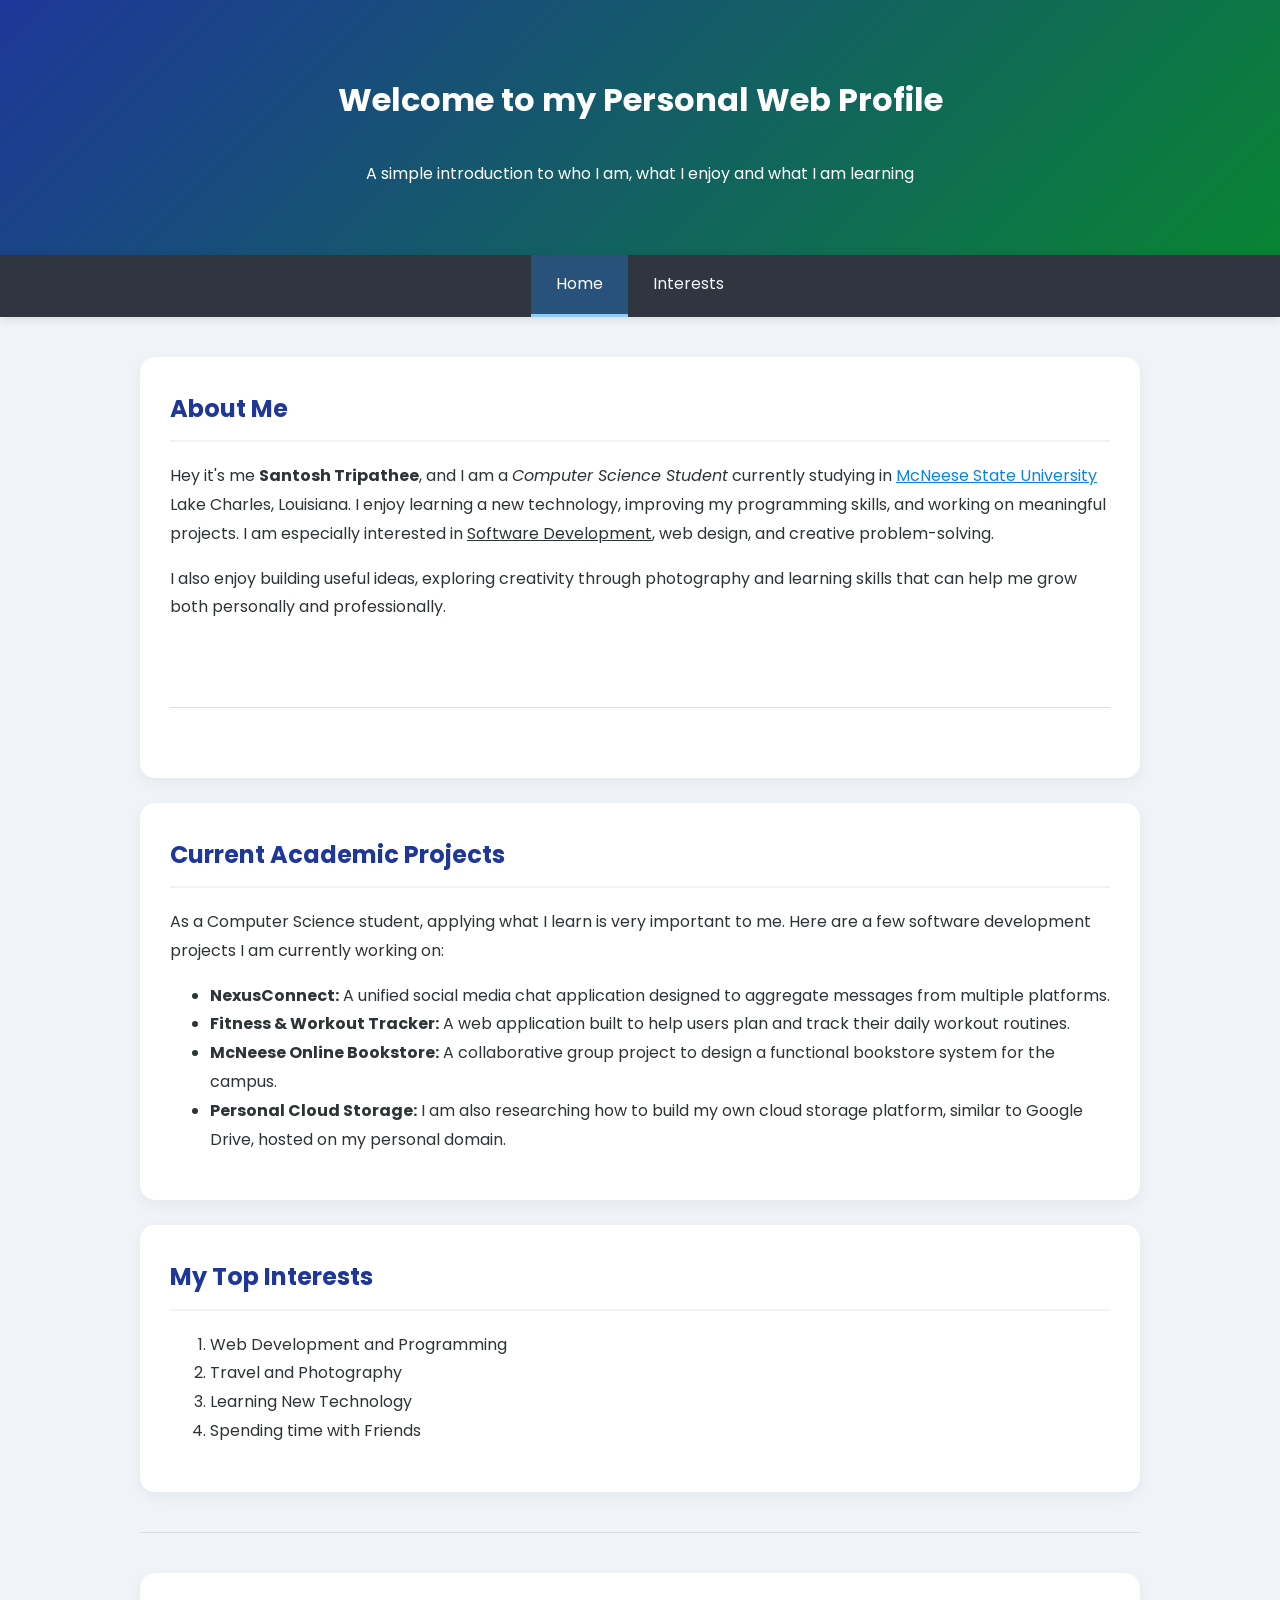
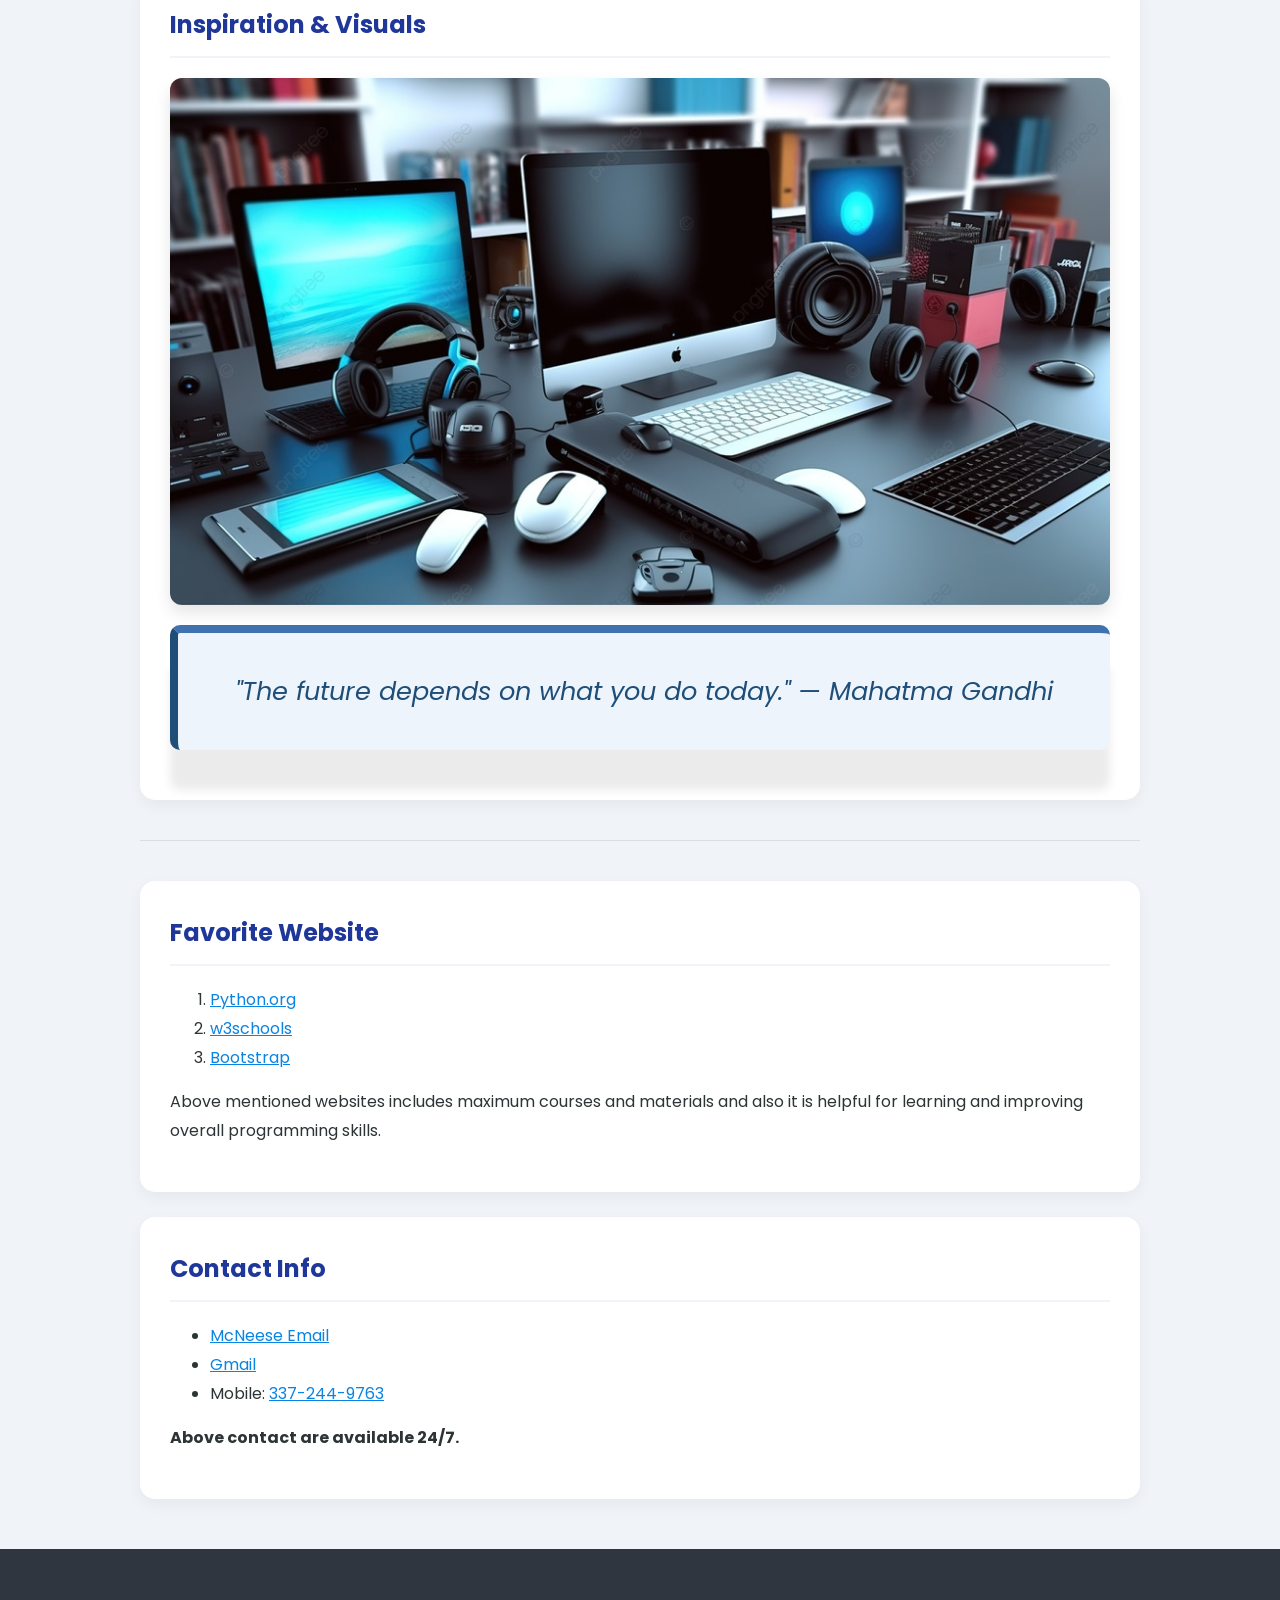
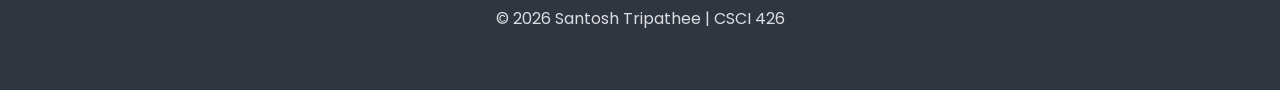
<file: index.html>
<!DOCTYPE html>
<html lang="en">
<head>
    <!--Head Section-->
    <meta charset="UTF-8">
    <meta name="viewport" content="width=device-width, initial-scale=1.0">
    <meta name="author" content="Santosh Tripathee">
    <meta name="keywords" content="Computer Science Student, HTML, Python, Louisiana, Web Development">
    <meta name="description" content="Personal web profile for CSCI 426 Assignment 1.">

    <title> Santosh Tripathee | Personal Web Profile</title>

    <link rel="stylesheet" href="style.css">
</head>
<body>

    <!--Header Section-->
    <header class="site-header">
        <h1> Welcome to my Personal Web Profile</h1>
        <p>A simple introduction to who I am, what I enjoy and what I am learning</p>
    </header>
    
    <!--Navigation Menu-->
    <nav class="navbar">
        <ul>
            <li><a href="index.html" class="active">Home</a></li>
            <li><a href="interests.html">Interests</a></li>
        </ul>
    </nav>

    <!--Main Content-->
    <main>
        <!-- About Me Section-->

        <section id="about">
            <h2>About Me</h2>
            <p> 
                Hey it's me <b>Santosh Tripathee</b>, and I am a <i>Computer Science Student</i> currently studying in 
                <a href="https://www.mcneese.edu/" target="_blank">McNeese State University</a> Lake Charles, Louisiana.
                I enjoy learning a new technology, improving my programming skills, and working on meaningful projects.
                I am especially interested in <u>Software Development</u>, web design, and creative problem-solving.
            </p>

            <p>
                I also enjoy building useful ideas, exploring creativity through photography and learning 
                skills that can help me grow both personally and professionally.
            </p>

            <br>
            <hr>
        </section>

        <section id="projects">
            <h2>Current Academic Projects</h2>
            <p>
                As a Computer Science student, applying what I learn is very important to me. 
                Here are a few software development projects I am currently working on:
            </p>
            <ul>
                <li><b>NexusConnect:</b> A unified social media chat application designed to aggregate messages from multiple platforms.</li>
                <li><b>Fitness & Workout Tracker:</b> A web application built to help users plan and track their daily workout routines.</li>
                <li><b>McNeese Online Bookstore:</b> A collaborative group project to design a functional bookstore system for the campus.</li>
                <li><b>Personal Cloud Storage:</b> I am also researching how to build my own cloud storage platform, similar to Google Drive, hosted on my personal domain.</li>
            </ul>
        </section>

        <!-- Interest Section -->
         <section id="top-interests">
            <h2>My Top Interests</h2>
            <ol>
                <li>Web Development and Programming</li>
                <li>Travel and Photography </li>
                <li>Learning New Technology</li>
                <li>Spending time with Friends</li>
            </ol>
         </section>

         <hr>

         <!--Image Map and Quote Section-->
         <section id="inspiration">
            <h2>Inspiration &amp; Visuals</h2>

            <img src="workspace.jpg" 
                 alt="A placeholder image representing my interests in technology and creativity"
                 usemap="#profilemap"
                 class="main-image">


            <map name="profilemap">
                <area shape="rect" coords="62,118,316,271"  href="#about" alt="Go to About Me section">
                <area shape="rect" coords="361,82,614,271"  href="#top-interests" alt="Go to Top Interests section">
                <area shape="circle" coords="686,229,72" href="interests.html" alt="Go to Interests page">
            </map>
            
            <blockquote>
                <p>"The future depends on what you do today." &mdash; Mahatma Gandhi</p>
            </blockquote>
         </section>

         <hr>

         <!--Links Selection-->
         <section id="Favorite">
            <h2>Favorite Website</h2>
            <ol>
                <li><a href="https://www.python.org" target="_blank">Python.org</a></li>
                <li><a href="https://www.w3schools.com" target="_blank">w3schools</a></li>
                <li><a href="https://getbootstrap.com/" target="_blank">Bootstrap</a></li>
            </ol>
            <p>
                Above mentioned websites includes maximum courses and materials and also it is helpful for learning and improving overall programming skills.
            </p>
        </section>

        <!--Contact Section-->
        <section id="Contact">
            <h2>Contact Info</h2>

            <ul>
                <li><a href="mailto:stripathee@mcneese.edu">McNeese Email</a></li>
                <li><a href="mailto:santoshtri2054@gmail.com">Gmail</a></li>
                <li>Mobile: <a href="tel:3372449763">337-244-9763</a></li>
            </ul>    

            <p><b>Above contact are available 24/7.</b></p>

        </section>

         
    </main>

    <!--Footer Section-->
    <footer class="site-footer">
        <p>&copy; 2026 Santosh Tripathee | CSCI 426</p>
    </footer>

</body>

</html>
</file>
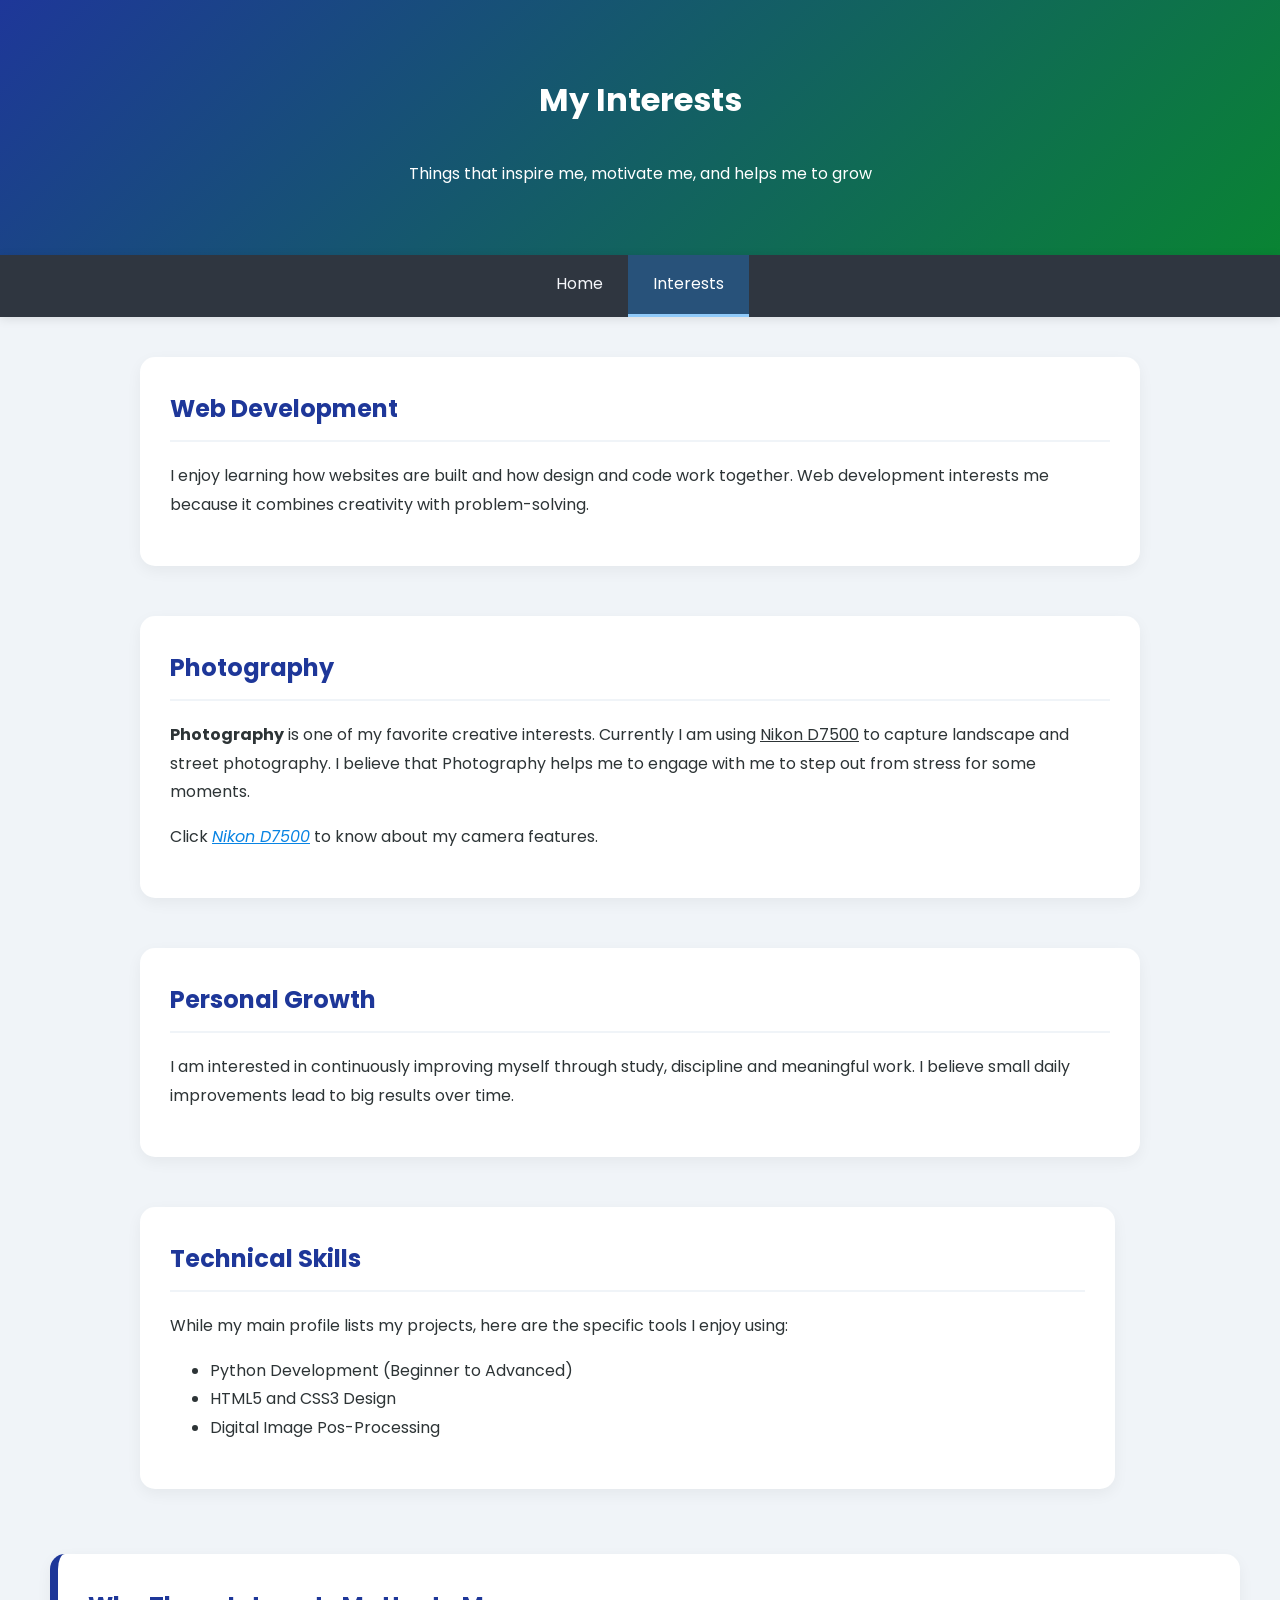
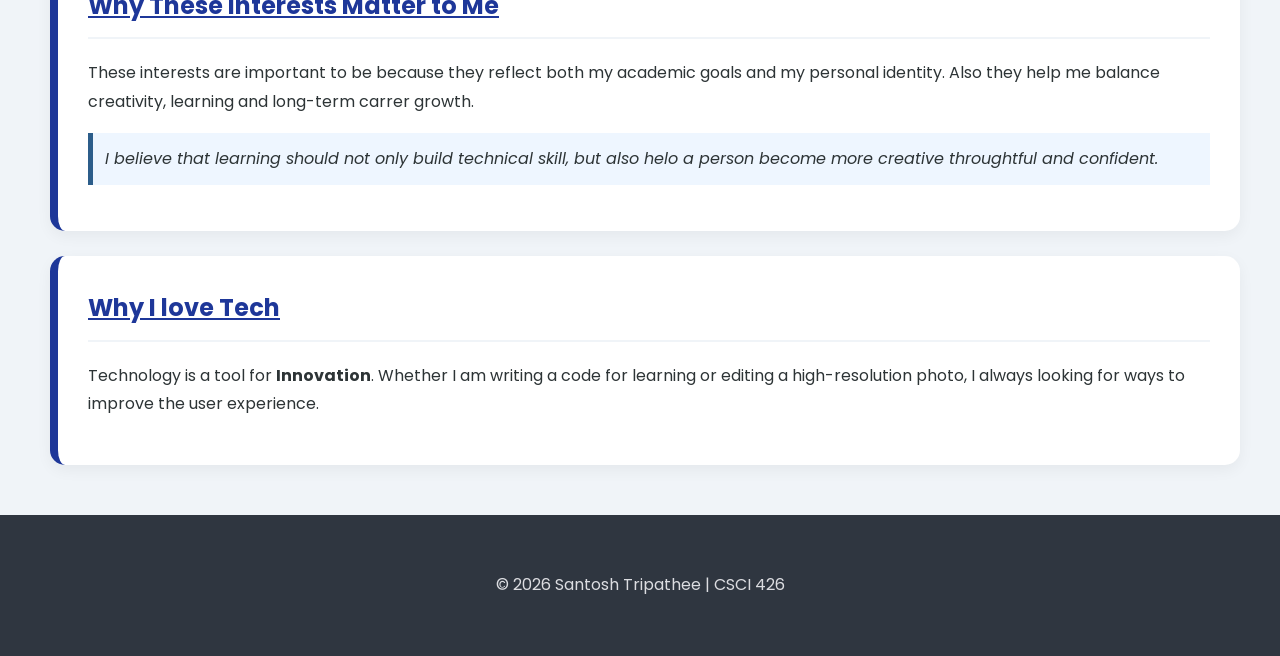
<file: interests.html>
<!DOCTYPE html>
<html lang="en">
 <head>
    <!--Head Section-->
    <meta charset="UTF-8">
    <meta name="viewport" content="width=device-width, initial-scale=1.0">
    <meta name="author" content="Santosh Tripathee">
    <meta name="keywords" content="Photography, Nikon D7500, Programming, Computer Science">
    <meta name="description" content="Detailed Interests of Santosh Tripathee">

    <title>Santosh Tripathee | Interests</title>
    <link rel="stylesheet" href="style.css">

    <!-- Embedded Style for this page only-->
     <style>
        .interest-note{
            background-color: #eef6ff;
            border-left: 5px solid #2c5d8a;
            padding: 12px;
            margin-top: 15px;
            font-style: italic;
        }
     </style>
 </head>
 <body>
    <!--Header Section-->
    <header class="site-header">
        <h1>My Interests</h1>
        <p>Things that inspire me, motivate me, and helps me to grow</p>
    </header>

    <!-- Navigation Menu-->
     <nav class="navbar">
        <ul>
            <li><a href="index.html">Home</a></li>
            <li><a href="interests.html" class="active">Interests</a></li>
        </ul>
        
     </nav>

    <!--Main Content-->
    <main class="content-container">
        <!--Interest cards Section-->
        <section class="card">
            <h2>Web Development</h2>
            <p>
                I enjoy learning how websites are built and how design and code work together.
                Web development interests me because it combines creativity with problem-solving.
            </p>
        </section>

        <section class="card">
            <h2>Photography</h2>
            <p>
                <b>Photography</b> is one of my favorite creative interests.
                Currently I am using <u>Nikon D7500</u> to capture landscape and street photography.
                I believe that Photography helps me to engage with me to step out from stress for some moments.
            </p>
            
            <p>
                Click
                <a href="https://www.nikonusa.com/p/d7500/1581/overview" target="_blank"><i>Nikon D7500</i></a>
                to know about my camera features.
            </p>
        </section>

        <section class="card">
            <h2>Personal Growth</h2>
            <p>
                I am interested in continuously improving myself through study, discipline and meaningful work. I believe small daily improvements lead to big results over time.
            </p>
        </section>

        <section class="card">
            <h2>Technical Skills</h2>
            <p>
                While my main profile lists my projects, here are the specific tools I enjoy using:
            </p>
            <ul>
                <li>Python Development (Beginner to Advanced)</li>
                <li>HTML5 and CSS3 Design</li>
                <li>Digital Image Pos-Processing</li>
            </ul>
        </section>
        <hr>
    </main>

    <!-- Special Highlight Section-->
     <section class="highlight-box">
        <h2><u>Why These Interests Matter to Me</u></h2>
        <p>
            These interests are important to be because they reflect both my academic goals and my personal identity.
            Also they help me balance creativity, learning and long-term carrer growth.
        </p>

        <p class="interest-note">
            I believe  that learning should not only build technical skill, but also helo a person become more creative
            throughtful and confident.
        </p>
     </section>

     <section class="highlight-box">
        <h2><u>Why I love Tech</u></h2>
        <p> Technology is a tool for <b>Innovation</b>. Whether I am writing a code for learning or editing a high-resolution photo, I always
            looking for ways to improve the user experience.
        </p>
     </section>

     <!--Footer Section-->
     <footer class="site-footer">
        <p>&copy; 2026 Santosh Tripathee | CSCI 426</p>
     </footer>

 </body>
</html>
</file>
<file: style.css>
/*  CSCI 426 - Assignment 1
    Aurthor: Santosh Tripathee
    Theme: Modern Tech-Creative Portfolio
*/


/* 1. Custom Typography */
@import url('https://fonts.googleapis.com/css2?family=Poppins:wght@300;400;600&display=swap');

html{
    scroll-behavior: smooth;
}

body {
    font-family: 'Poppins', sans-serif;
    background-color: #f0f4f8;  /*Cohesive light blue-grey */
    color: #2d3436;
    margin: 0;
    line-height: 1.8;
}

/* 2. Header with 3D box Shadow */
.site-header {
    background: linear-gradient(135deg, #1e3799, #098433);  /*Professional gradient */
    color: white;
    text-align: center;
    padding: 50px 20px;
    box-shadow: 0 10px 20px rgba(0, 0, 0, 0.15);
    margin-bottom: 0;
    overflow: hidden;
}

.site-header p {
    margin-top: 10px;
    font-size: 1rem;
    display: inline-block;
    white-space: nowrap;
    animation: smoothSlide 15s linear infinite;
}

@keyframes smoothSlide {
    0% {
         transform: translateX(30vw);
         opacity: 0;
    }
    15% {
        opacity: 1;
    }
    85% {
        opacity: 1;
    }
    100% {
        transform: translateX(-30vw);
        opacity: 0;
    }
}


/* 3. Navigation - Flexbox & Sticky */ 
nav, .navbar {
    background-color: #2f3640;
    position: sticky;
    top: 0;
    z-index: 1000;
    box-shadow: 0 2px 10px rgba(0, 0, 0, 0.1);
}

nav ul, .navbar ul {
    display: flex;
    justify-content: center;
    list-style: none;
    margin: 0;
    padding: 0;
}

nav a, .navbar a{
    color: #f5f6fa;
    text-decoration: none;
    padding: 15px 25px;
    display: block;
    font-weight: 400;
    transition: all 0.3s ease;
}

nav a:hover, .navbar a:hover {
    background-color: #0984e3;
    color: white;
}

nav a.active, .navbar a.active {
    background-color: #28527a;
    color: #ffffff;
    border-bottom: 3px solid #90caf9;
}

/* 4. main content layout */
main, .content-container {
    max-width: 1000px;
    margin: 40px auto;
    padding: 0 20px;
}

/*Flexbox Grid for Interests Page */
.content-container {
    display: flex;
    flex-wrap: wrap;
    gap: 25px;
    justify-content: center;
}

/* 5. Section & Card Style */
section, .card {
    background-color: white;
    padding: 30px;
    border-radius: 15px;
    box-shadow: 0 5px 15px rgba(0, 0, 0, 0.05);
    flex: 1 1 450px;
    margin-bottom: 25px;
}

section h2, .card h2 {
    color: #1e3799;
    margin-top: 0;
    border-bottom: 2px solid #f0f4f8;
    padding-bottom: 10px;
}

/* highlight section on interests page */
.highlight-box {
    border-left: 8px solid #1e3799;
    margin-left: 50px;
    margin-right: 40px;
}

/* 6. Image & Image Map  */
.main-image, img {
    max-width: 100%;
    height: auto;
    border-radius: 12px;
    display:block;
    margin: 20px auto;
    box-shadow: 0 8px 16px rgba(0, 0, 0, 0.1);
}

/* 7. Elements & Blocks */
blockquote {
    background-color: #eef4fb;
    border-left: 8px solid #1f4e79;
    border-top: 8px solid #3f72af;
    padding: 10px 10px;
    font-style: italic;
    border-radius: 10px;
    margin: 20px 0;
    font-size: 1.6rem;
    text-align: center;
    color: #1f4e79;
    box-shadow: 0 40px 10px rgba(0, 0, 0, 0.08);
    overflow: hidden;
    white-space: nowrap;
}

blockquote p{
    display: inline-block;
    animation: slide 15s linear infinite;
}

@keyframes slide {
    0% { transform: translateX(100%);}
    100% { transform: translateX(-100%);}
}

hr{
    border: 0;
    height: 1px;
    background-color: #dcdde1;
    margin: 40px 0;
}

/* General link Styling */
a {
    color: #0984e3;
}

a:hover {
    color: #1e3799;
}

/* 8. footer */
.site-footer {
    text-align: center;
    padding: 40px;
    background-color: #2f3640;
    color: #dcdde1;
    margin-top: 50px;
}

/*  9. Responsive Mobile Adjustments */
@media (max-width: 768px) {
    .content-container{
        flex-direction: column;
    }

    .site-header h1 {
        font-size: 1.8rem;
    }
}
</file>
